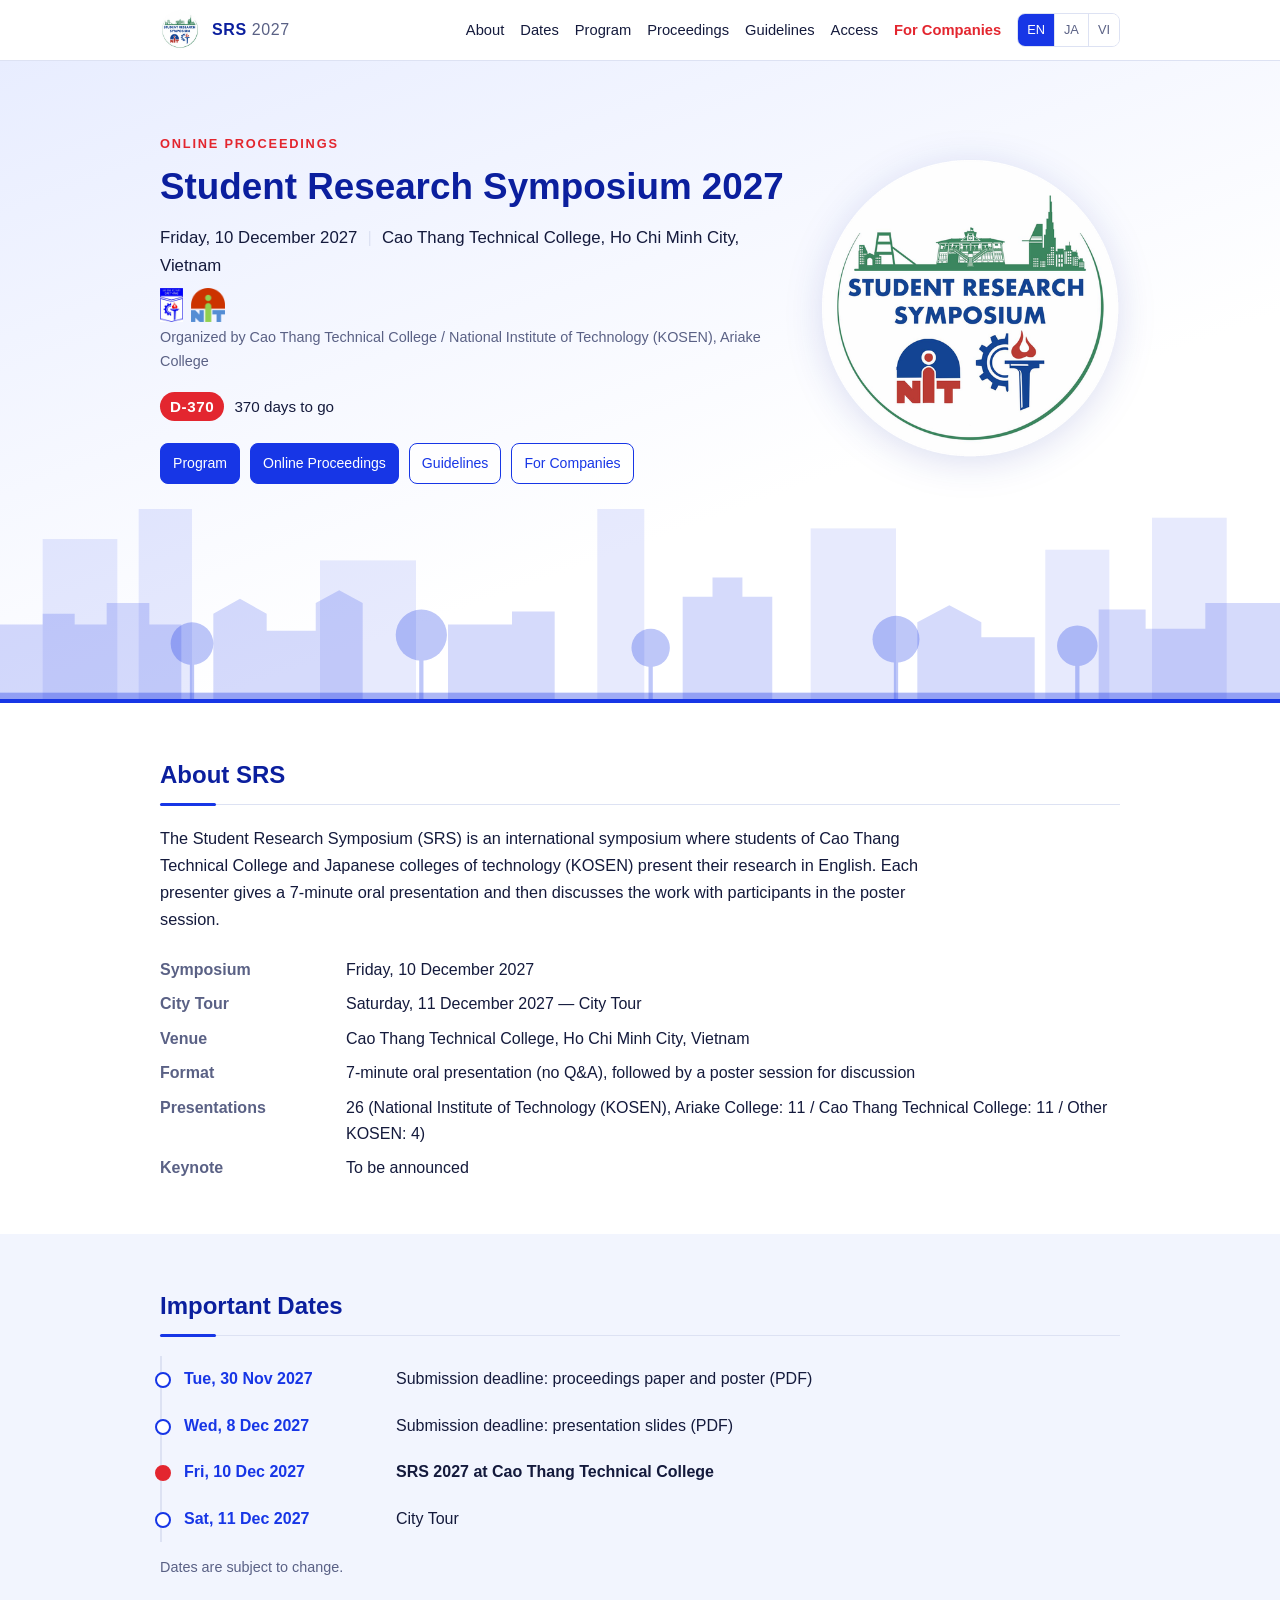
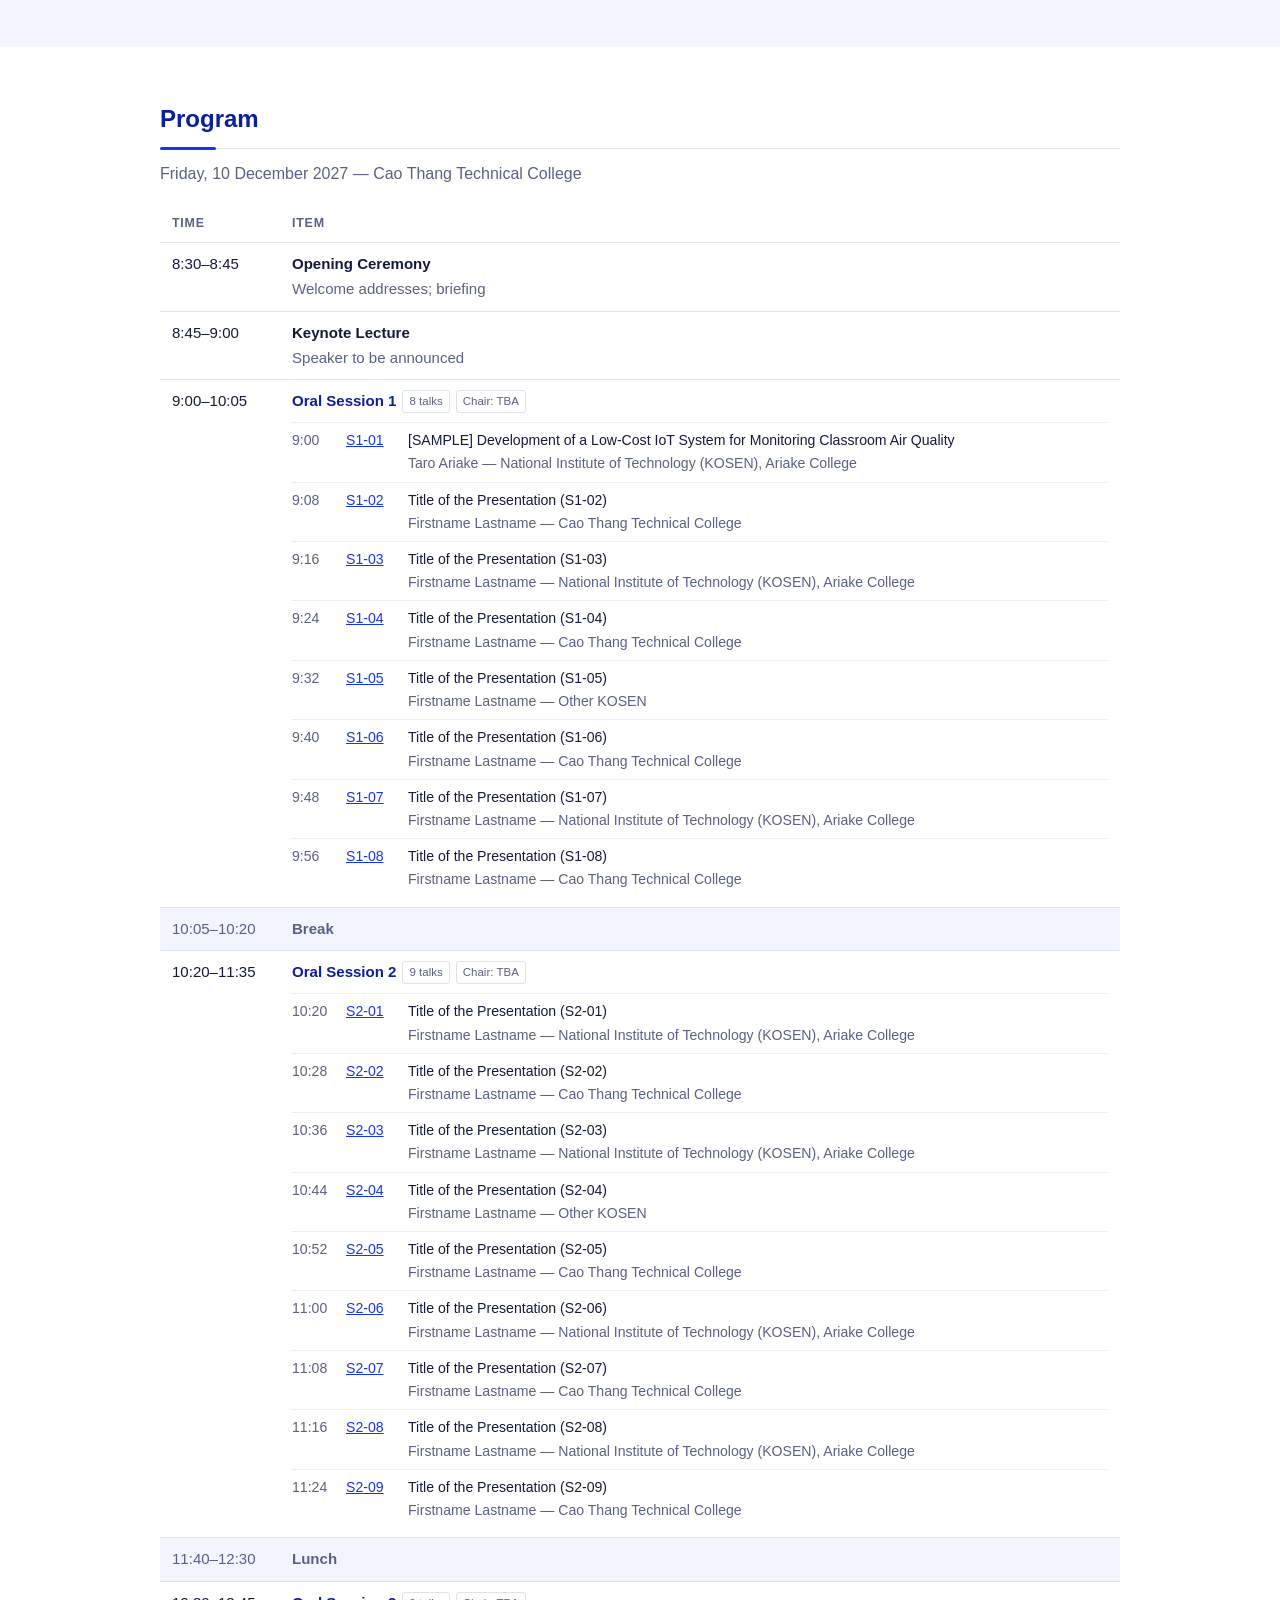
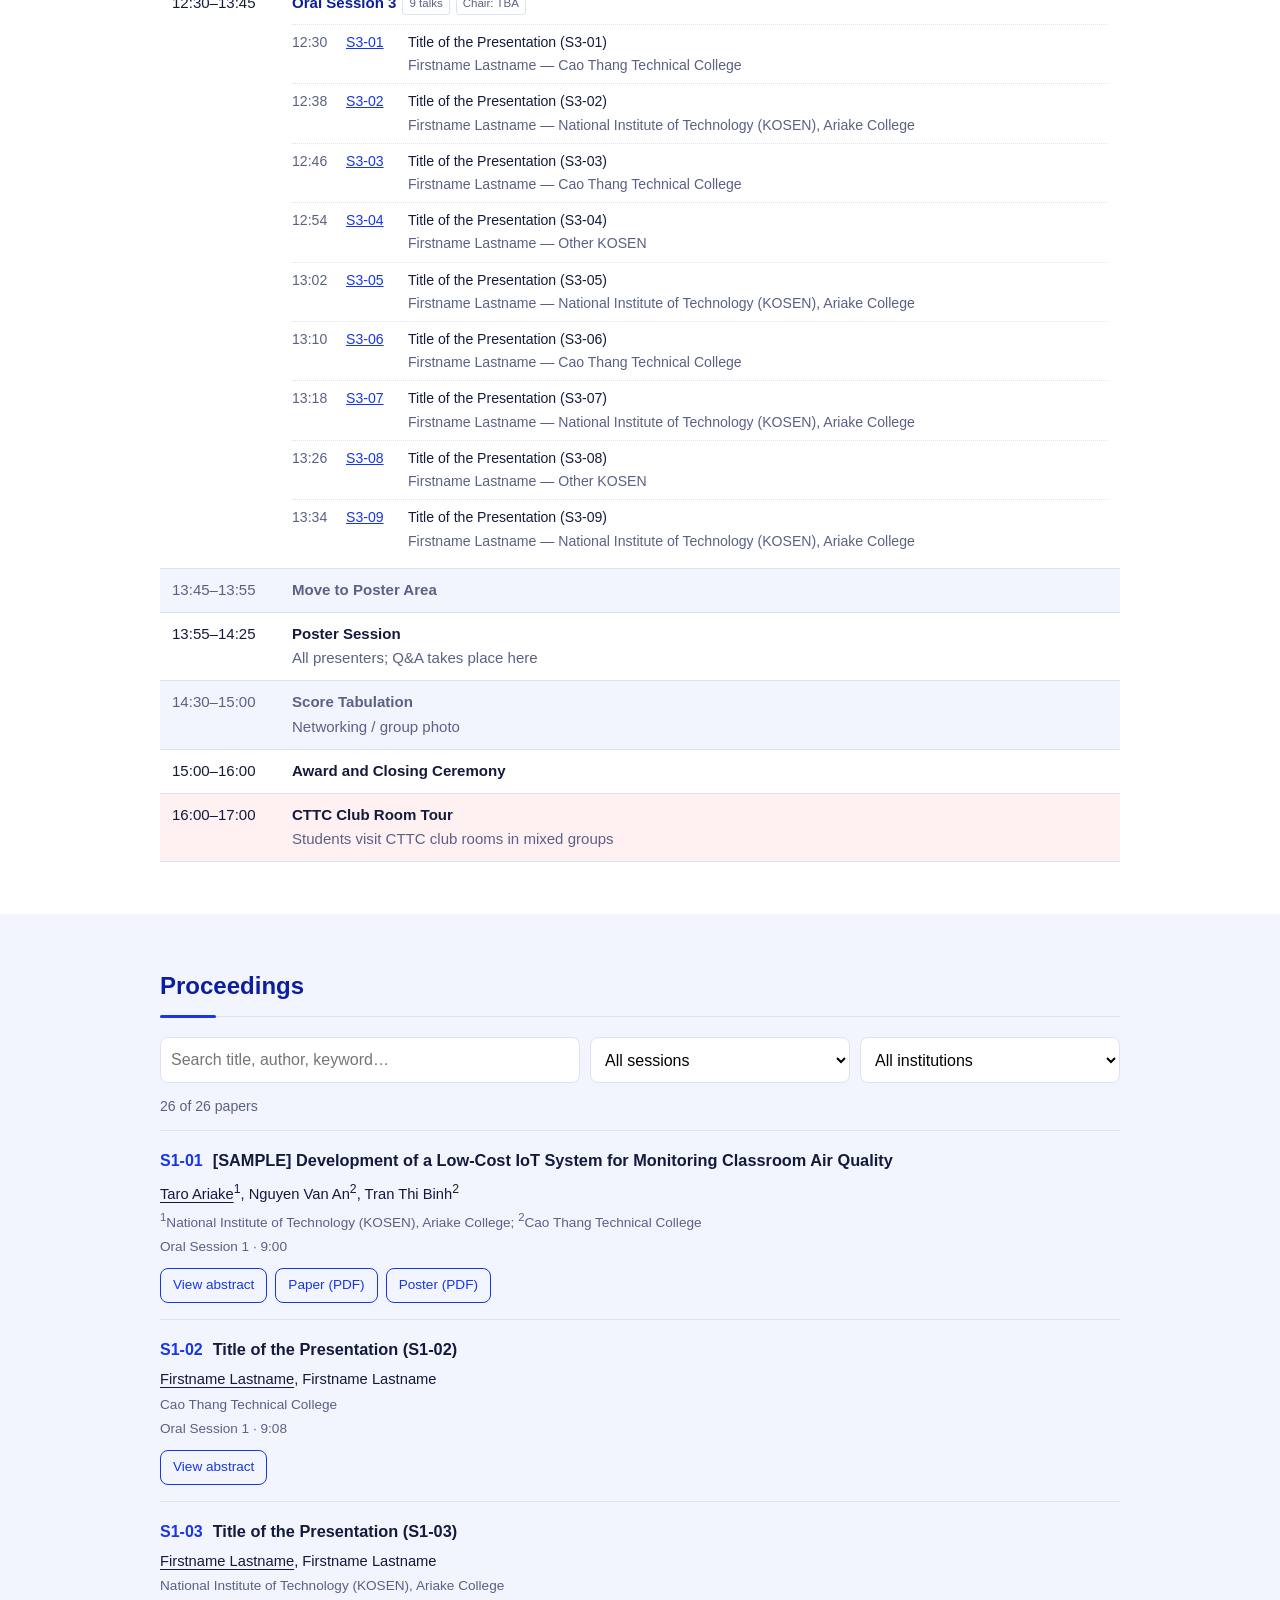
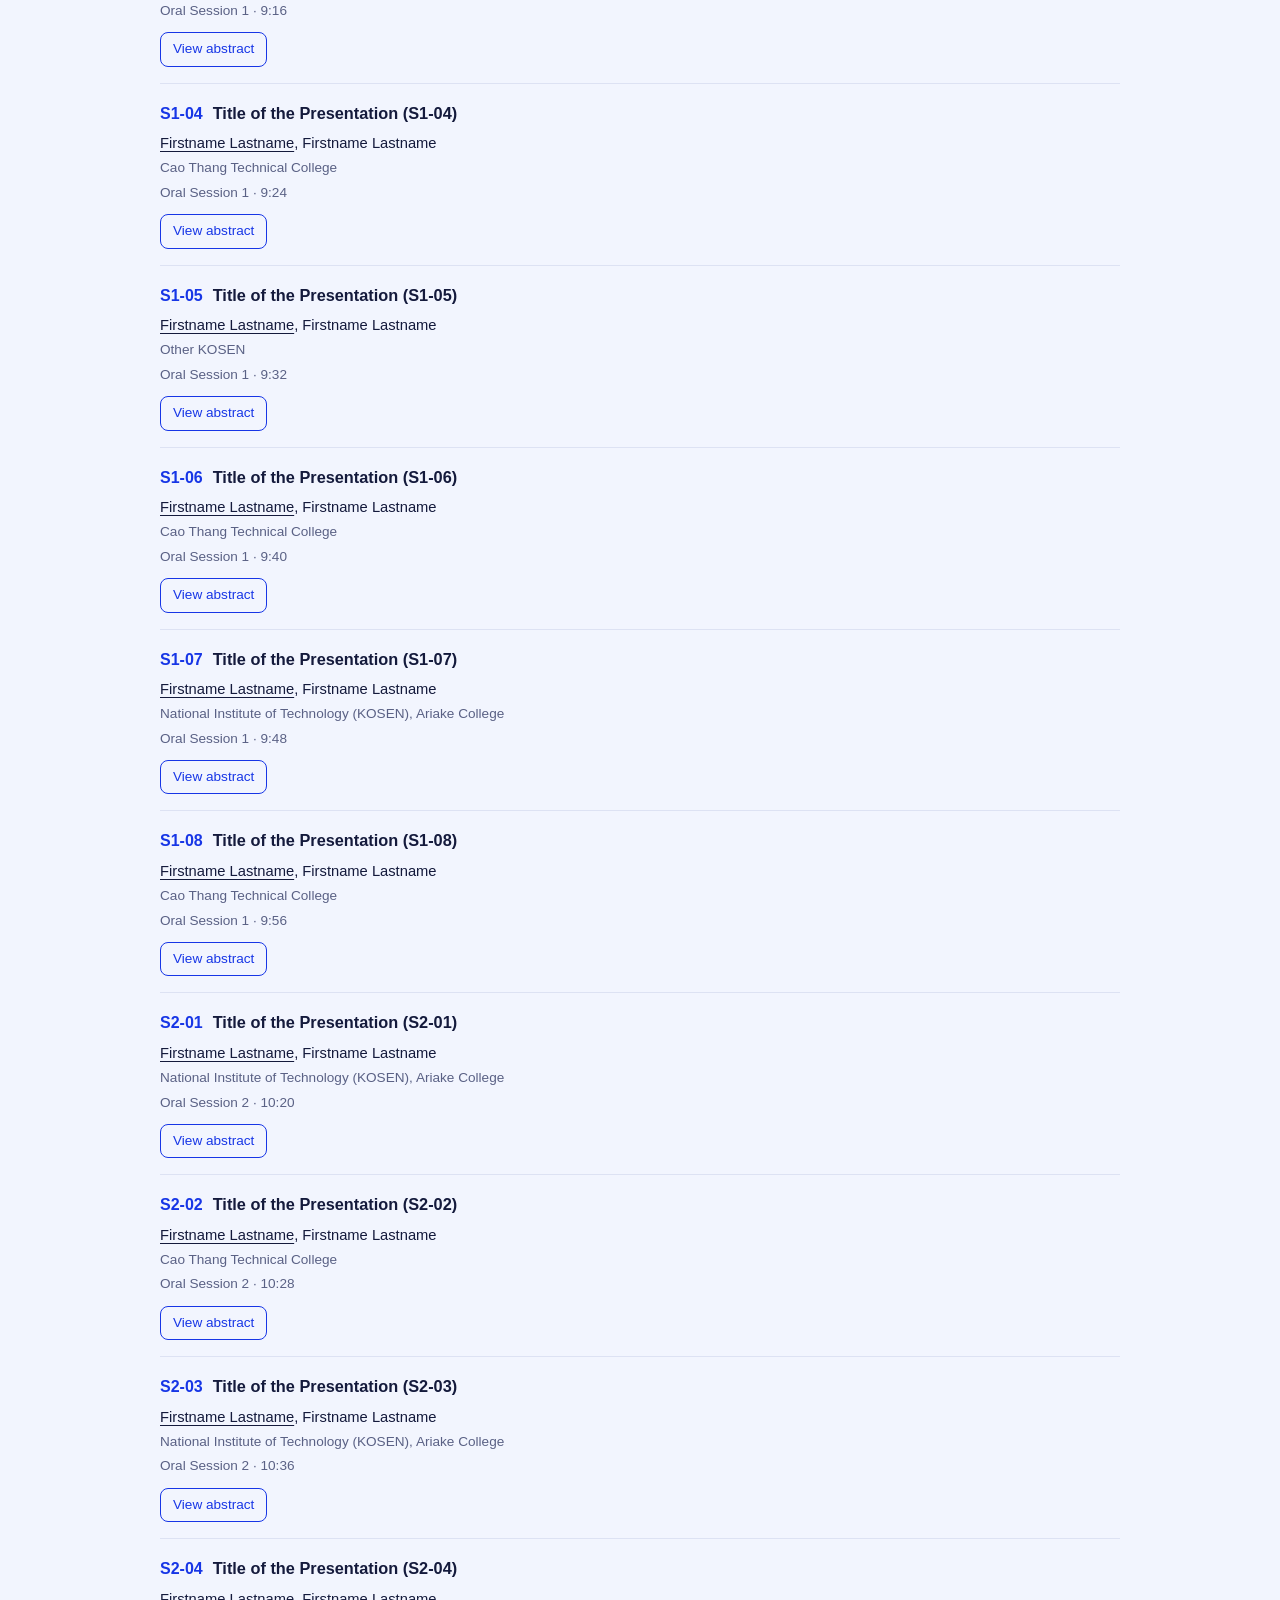
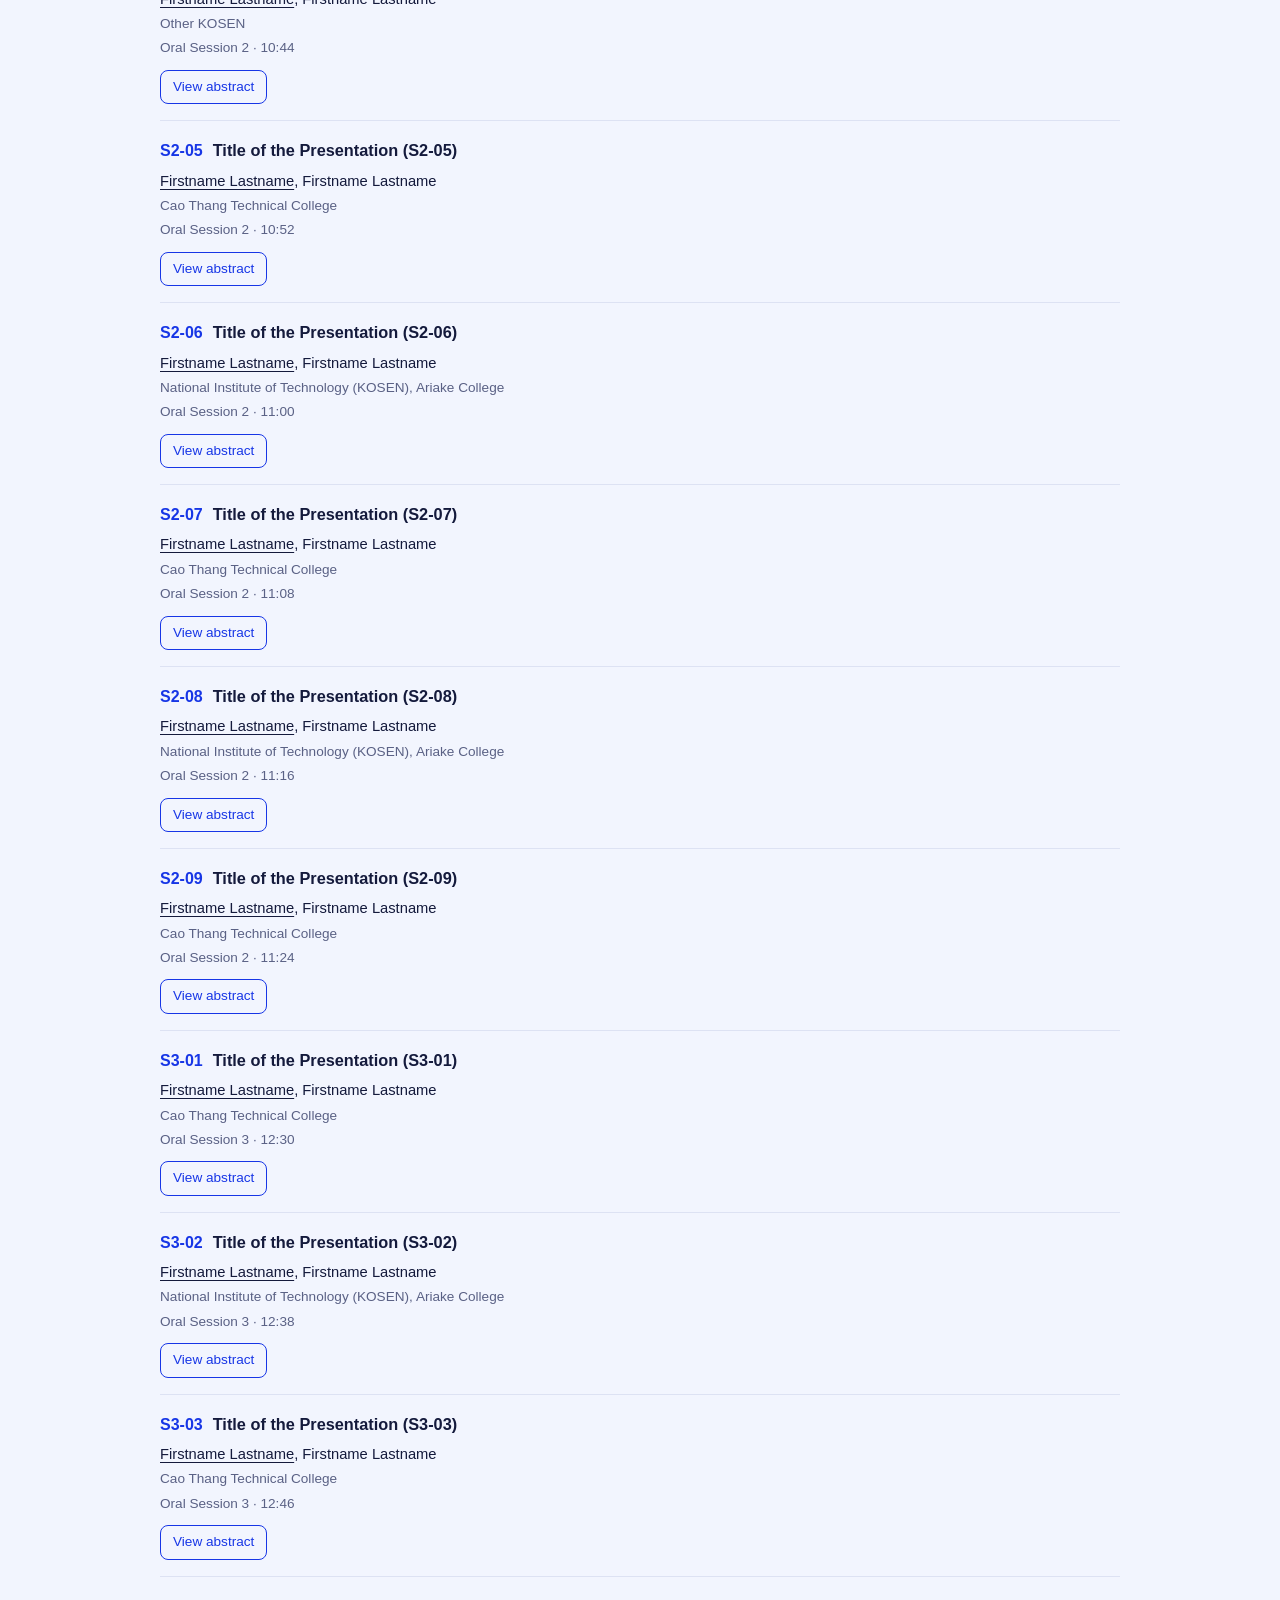
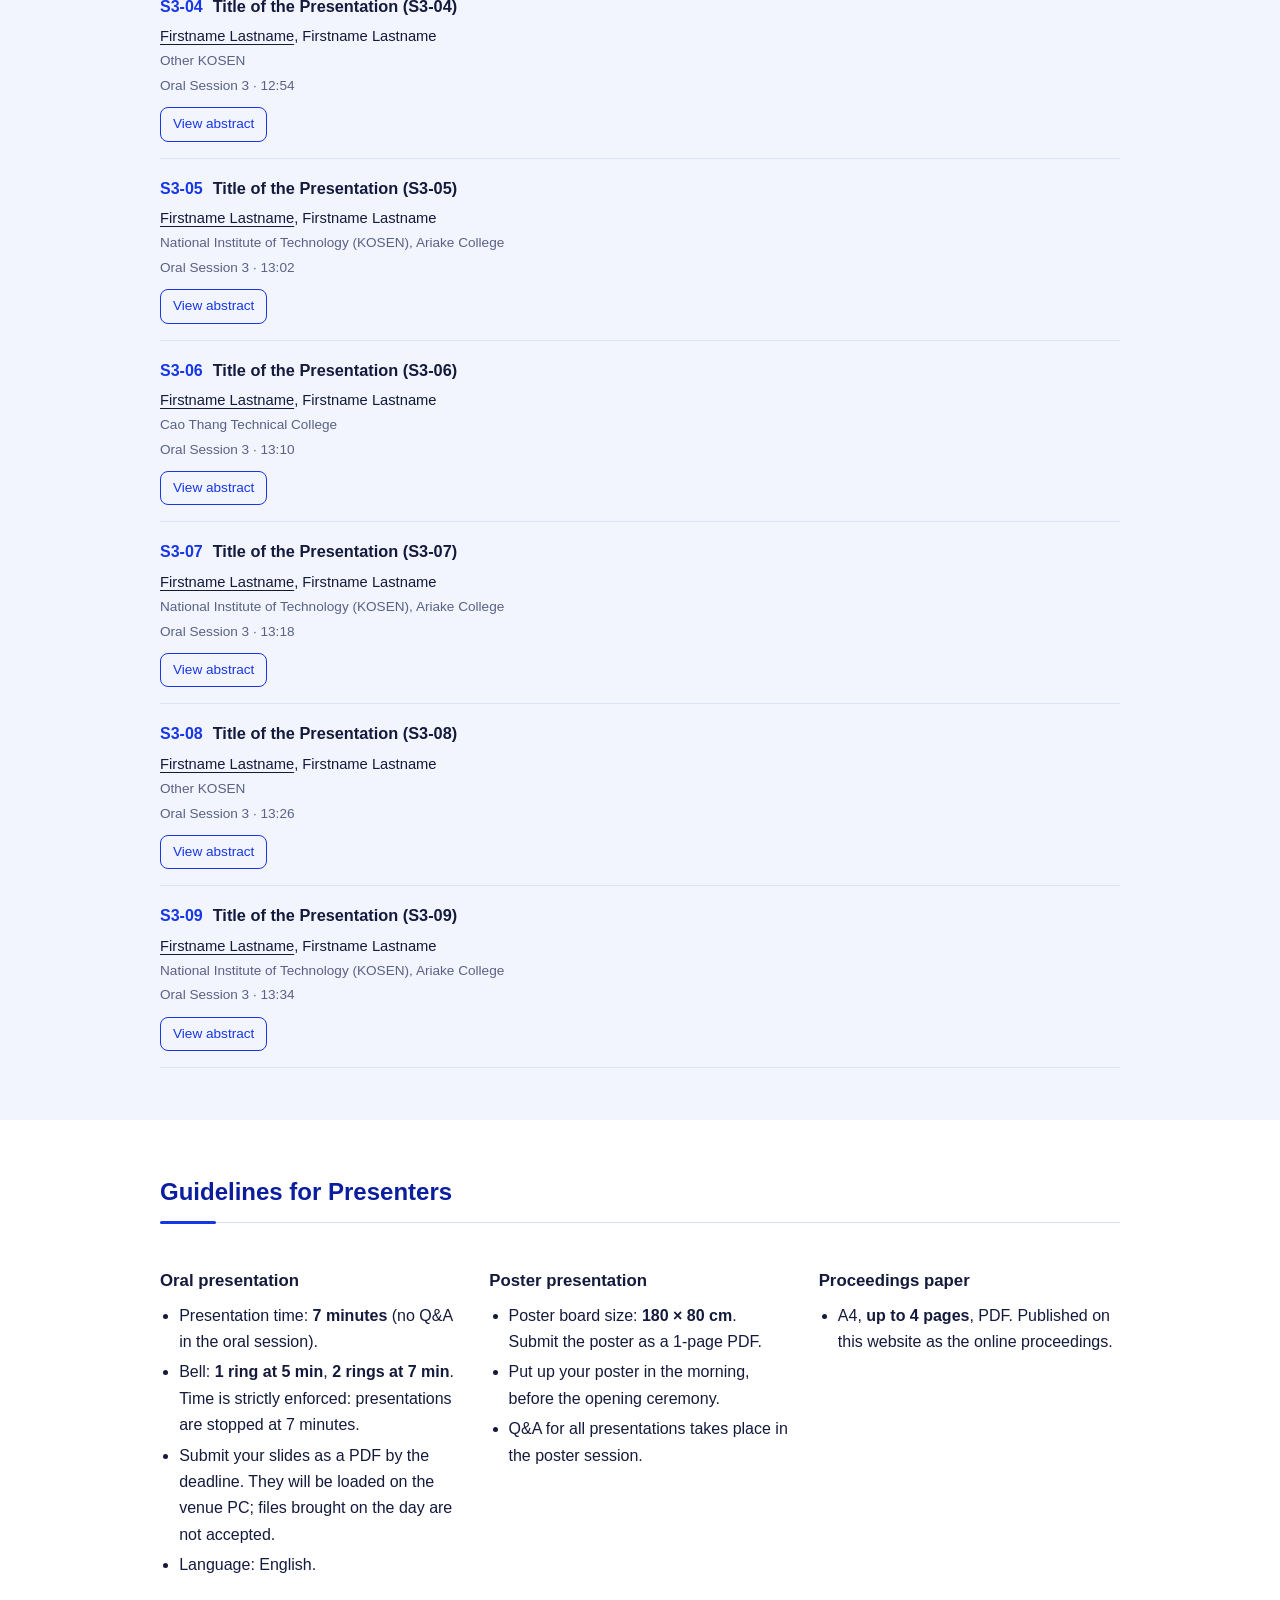
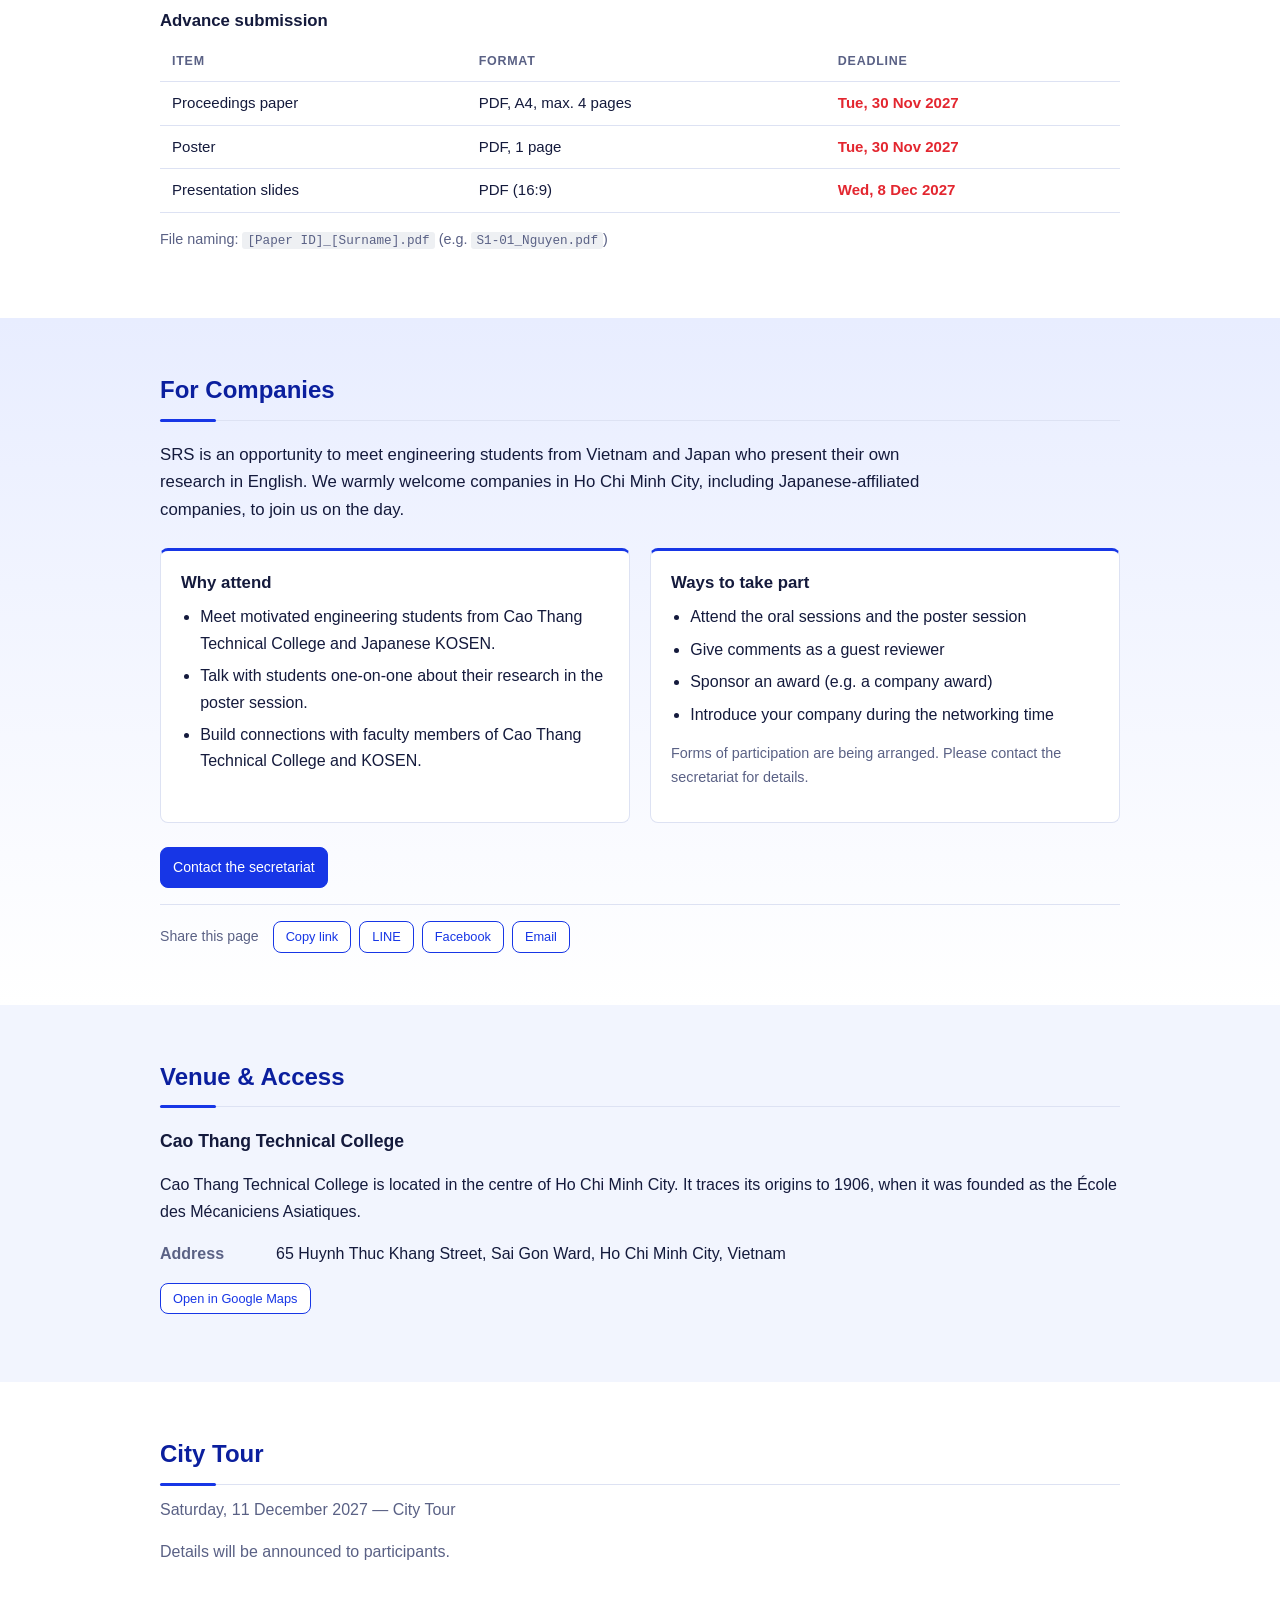
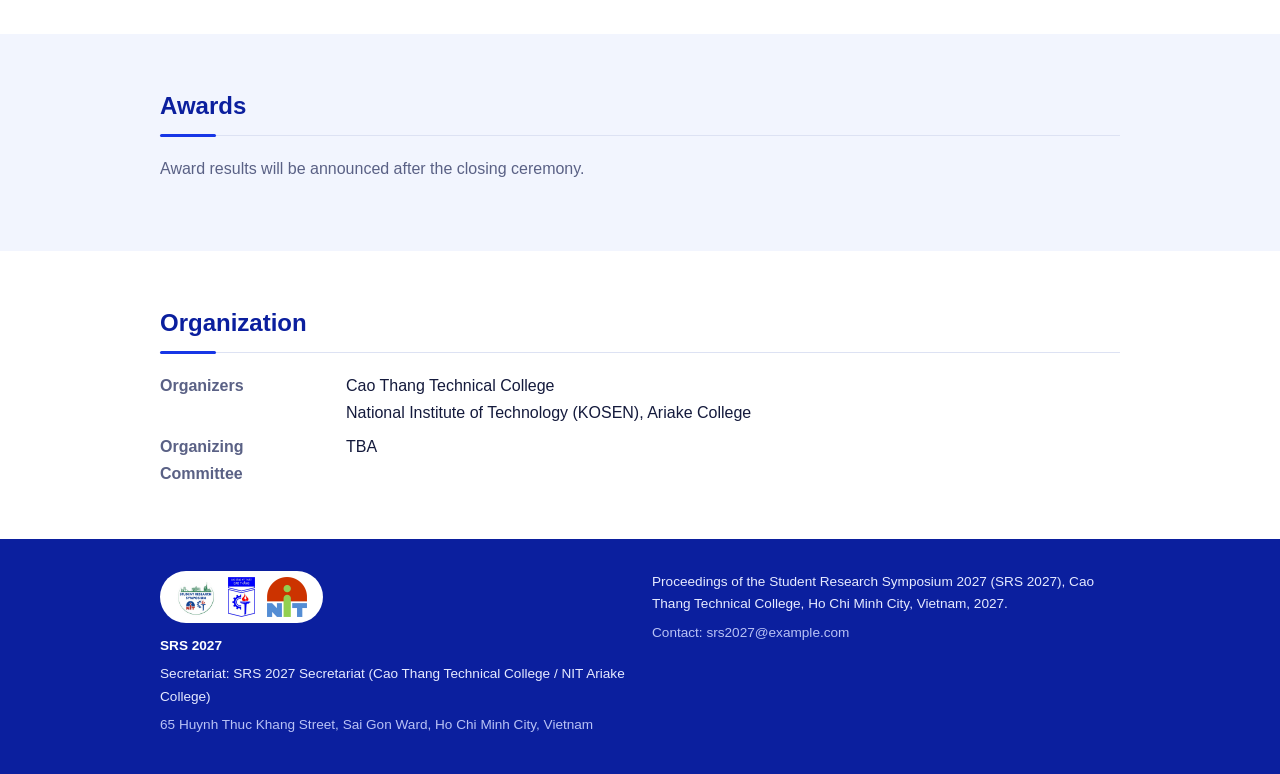
<file: index.html>
<!DOCTYPE html>
<html lang="en">
<head>
<meta charset="utf-8">
<meta name="viewport" content="width=device-width, initial-scale=1">
<title>SRS 2027 — Student Research Symposium, Ho Chi Minh City</title>
<meta name="description" content="Student Research Symposium 2027 (SRS 2027), 10 December 2027, Cao Thang Technical College, Ho Chi Minh City. Students of Cao Thang Technical College and Japanese KOSEN present their research in English.">
<!-- 共有時のプレビュー（OGP）。公開URLが決まったら USERNAME の部分を書き換えてください -->
<meta property="og:type" content="website">
<meta property="og:site_name" content="SRS 2027">
<meta property="og:title" content="SRS 2027 — Student Research Symposium | 10 Dec 2027, Ho Chi Minh City">
<meta property="og:description" content="Students of Cao Thang Technical College and Japanese KOSEN present their research in English. カオタン技術短期大学と日本の高専の学生による研究発表会。">
<meta property="og:url" content="https://makiko-takagi.github.io/srs2027/">
<meta property="og:image" content="https://makiko-takagi.github.io/srs2027/assets/og-image.png">
<meta property="og:image:width" content="1200">
<meta property="og:image:height" content="630">
<meta property="og:locale" content="en_US">
<meta property="og:locale:alternate" content="ja_JP">
<meta property="og:locale:alternate" content="vi_VN">
<meta name="twitter:card" content="summary_large_image">
<link rel="icon" href="assets/favicon.png" type="image/png">
<link rel="stylesheet" href="assets/style.css">
</head>
<body>

<header class="site-header">
  <div class="wrap header-inner">
    <a class="brand" href="#top">
      <img class="logo-srs" src="assets/logo-srs-128.png" alt="SRS logo" width="40" height="40">
      <span class="brand-text"><span class="brand-mark">SRS</span><span class="brand-year">2027</span></span>
    </a>
    <div class="header-right">
      <nav class="nav" id="nav">
        <a href="#about" data-i18n="nav.about"></a>
        <a href="#dates" data-i18n="nav.dates"></a>
        <a href="#program" data-i18n="nav.program"></a>
        <a href="#proceedings" data-i18n="nav.proceedings"></a>
        <a href="#guidelines" data-i18n="nav.guidelines"></a>
        <a href="#access" data-i18n="nav.access"></a>
        <a href="#companies" data-i18n="nav.companies" class="nav-em"></a>
      </nav>
      <div class="lang" id="lang-switch" role="group" aria-label="Language"></div>
      <button class="menu-btn" id="menu-btn" aria-controls="nav" aria-expanded="false">
        <span class="bar"></span><span class="bar"></span><span class="bar"></span>
        <span class="sr" data-i18n="nav.menu"></span>
      </button>
    </div>
  </div>
</header>

<main id="top">

  <section class="hero">
    <div class="hero-city" aria-hidden="true"></div>
    <div class="wrap hero-grid">
      <div class="hero-text">
      <p class="eyebrow" data-i18n="hero.eyebrow"></p>
      <h1 id="ev-name"></h1>
      <p class="hero-meta"><span id="ev-date"></span><span class="sep" aria-hidden="true">|</span><span id="ev-venue"></span></p>
      <p class="hero-org"><span class="org-logos"><img src="assets/logo-cttc.png" alt="" height="34"><img src="assets/logo-nit.png" alt="" height="30"></span><span id="ev-org"></span></p>
      <p class="countdown" id="countdown"></p>
      <div class="cta">
        <a class="btn" href="#program" data-i18n="hero.ctaProgram"></a>
        <a class="btn" href="#proceedings" data-i18n="hero.ctaProc"></a>
        <a class="btn ghost" href="#guidelines" data-i18n="hero.ctaGuide"></a>
        <a class="btn ghost" href="#companies" data-i18n="hero.ctaCompanies"></a>
      </div>
      </div>
      <!-- 大会ロゴ（仮置き）：差し替えは assets/logo-srs.png を同名で置き換え -->
      <img class="hero-logo" src="assets/logo-srs.png" alt="Student Research Symposium logo" width="480" height="480">
    </div>
  </section>

  <section id="about" class="block">
    <div class="wrap">
      <h2 data-i18n="ab.title"></h2>
      <p class="about-text" id="about-text"></p>
      <dl class="facts">
        <dt data-i18n="ov.symposium"></dt><dd id="f-date"></dd>
        <dt data-i18n="ov.tour"></dt><dd id="f-tour"></dd>
        <dt data-i18n="ov.venue"></dt><dd id="f-venue"></dd>
        <dt data-i18n="ov.format"></dt><dd data-i18n="ov.formatText"></dd>
        <dt data-i18n="ov.presentations"></dt><dd id="f-count"></dd>
        <dt data-i18n="ov.keynote"></dt><dd id="f-keynote"></dd>
      </dl>
    </div>
  </section>

  <section id="dates" class="block alt">
    <div class="wrap">
      <h2 data-i18n="dt.title"></h2>
      <ol class="timeline" id="date-list"></ol>
      <p class="note" data-i18n="dt.note"></p>
    </div>
  </section>

  <section id="program" class="block">
    <div class="wrap">
      <h2 data-i18n="pg.title"></h2>
      <p class="lead" id="pg-date"></p>
      <div id="program-table"></div>
    </div>
  </section>

  <section id="proceedings" class="block alt">
    <div class="wrap">
      <h2 data-i18n="pr.title"></h2>
      <div class="filters">
        <input id="q" type="search" data-i18n-ph="pr.search" aria-label="Search">
        <select id="f-session" aria-label="Session"></select>
        <select id="f-inst" aria-label="Institution"></select>
      </div>
      <p class="count" id="result-count"></p>
      <ol class="papers" id="paper-list"></ol>
    </div>
  </section>

  <section id="guidelines" class="block">
    <div class="wrap">
      <h2 data-i18n="gl.title"></h2>
      <div class="cols">
        <div>
          <h3 data-i18n="gl.oral"></h3>
          <ul>
            <li data-i18n-html="gl.oral1"></li>
            <li data-i18n-html="gl.oral2"></li>
            <li data-i18n-html="gl.oral3"></li>
            <li data-i18n-html="gl.oral4"></li>
          </ul>
        </div>
        <div>
          <h3 data-i18n="gl.poster"></h3>
          <ul>
            <li data-i18n-html="gl.poster1"></li>
            <li data-i18n-html="gl.poster2"></li>
            <li data-i18n-html="gl.poster3"></li>
          </ul>
        </div>
        <div>
          <h3 data-i18n="gl.proc"></h3>
          <ul>
            <li data-i18n-html="gl.proc1"></li>
          </ul>
        </div>
      </div>
      <h3 data-i18n="gl.sub"></h3>
      <table class="simple stack">
        <thead><tr><th data-i18n="gl.item"></th><th data-i18n="gl.format"></th><th data-i18n="gl.deadline"></th></tr></thead>
        <tbody id="sub-rows"></tbody>
      </table>
      <p class="note" data-i18n-html="gl.naming"></p>
    </div>
  </section>

  <section id="companies" class="block companies">
    <div class="wrap">
      <h2 data-i18n="co.title"></h2>
      <p class="co-lead" id="co-lead"></p>
      <div class="co-grid">
        <div class="co-card">
          <h3 data-i18n="co.why"></h3>
          <ul id="co-why"></ul>
        </div>
        <div class="co-card">
          <h3 data-i18n="co.ways"></h3>
          <ul id="co-ways"></ul>
          <p class="note" id="co-ways-note"></p>
        </div>
      </div>
      <div class="co-actions">
        <a class="btn" id="co-mail" data-i18n="co.contact"></a>
      </div>
      <div class="share">
        <span class="share-label" data-i18n="co.share"></span>
        <div class="share-btns" id="share-btns"></div>
      </div>
    </div>
  </section>

  <section id="access" class="block alt">
    <div class="wrap">
      <h2 data-i18n="ac.title"></h2>
      <div class="access">
        <div>
          <p class="venue-name" id="ac-venue"></p>
          <p id="ac-info"></p>
          <dl class="facts small-facts">
            <dt data-i18n="ac.address"></dt><dd id="ac-address"></dd>
          </dl>
          <p><a class="btn small" id="ac-map" target="_blank" rel="noopener" data-i18n="ac.map"></a></p>
        </div>
      </div>
    </div>
  </section>

  <section id="tour" class="block">
    <div class="wrap">
      <h2 data-i18n="ct.title"></h2>
      <p class="lead" id="ct-date"></p>
      <div id="ct-body"></div>
    </div>
  </section>

  <section id="awards" class="block alt">
    <div class="wrap">
      <h2 data-i18n="aw.title"></h2>
      <div id="award-list"></div>
    </div>
  </section>

  <section id="gallery" class="block" hidden>
    <div class="wrap">
      <h2 data-i18n="ga.title"></h2>
      <div class="gallery" id="gallery-grid"></div>
    </div>
  </section>

  <section id="organization" class="block">
    <div class="wrap">
      <h2 data-i18n="or.title"></h2>
      <dl class="facts" id="org-list"></dl>
      <div id="partners-wrap" hidden>
        <h3 data-i18n="pt.title"></h3>
        <div class="partners" id="partners"></div>
      </div>
    </div>
  </section>

</main>

<footer class="site-footer">
  <div class="wrap footer-grid">
    <div>
      <div class="ft-logos">
        <img src="assets/logo-srs-128.png" alt="SRS logo" height="48">
        <img src="assets/logo-cttc.png" alt="Cao Thang Technical College" height="48">
        <img src="assets/logo-nit.png" alt="National Institute of Technology (KOSEN)" height="48">
      </div>
      <p class="ft-brand">SRS 2027</p>
      <p id="ft-sec"></p>
      <p id="ft-addr" class="muted"></p>
    </div>
    <div>
      <p id="ft-cite"></p>
      <p id="ft-meta" class="muted"></p>
    </div>
  </div>
</footer>

<script src="data/srs-data.js"></script>
<script src="assets/i18n.js"></script>
<script src="assets/common.js"></script>
<script src="assets/app.js"></script>
</body>
</html>
</file>
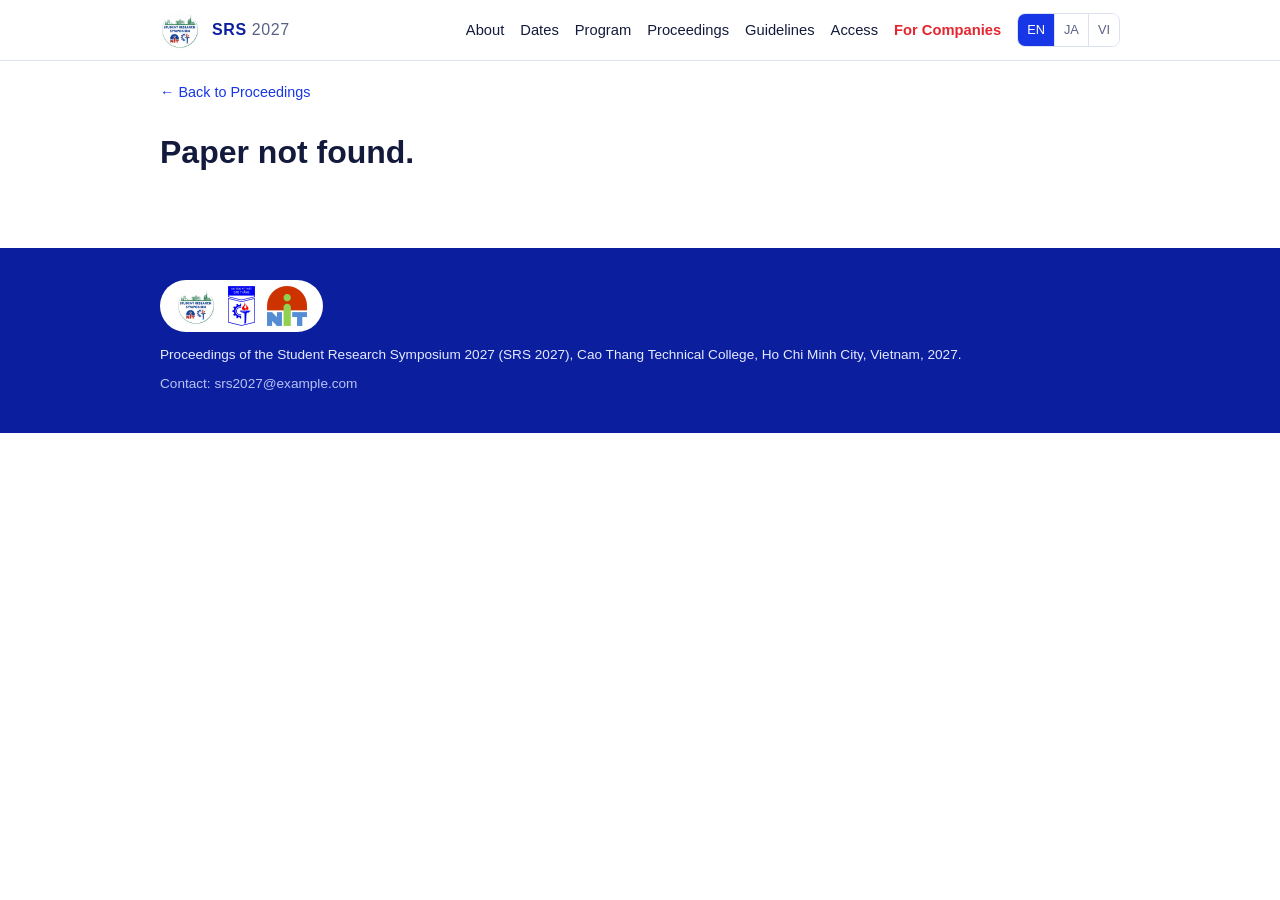
<file: paper.html>
<!DOCTYPE html>
<html lang="en">
<head>
<meta charset="utf-8">
<meta name="viewport" content="width=device-width, initial-scale=1">
<title>SRS 2027 — Abstract</title>
<meta property="og:type" content="article">
<meta property="og:site_name" content="SRS 2027">
<meta property="og:image" content="https://makiko-takagi.github.io/srs2027/assets/og-image.png">
<meta name="twitter:card" content="summary_large_image">
<link rel="icon" href="assets/favicon.png" type="image/png">
<link rel="stylesheet" href="assets/style.css">
</head>
<body class="paper-page">

<header class="site-header">
  <div class="wrap header-inner">
    <a class="brand" data-href-lang="index.html">
      <img class="logo-srs" src="assets/logo-srs-128.png" alt="SRS logo" width="40" height="40">
      <span class="brand-text"><span class="brand-mark">SRS</span><span class="brand-year">2027</span></span>
    </a>
    <div class="header-right">
      <nav class="nav" id="nav">
        <a data-href-lang="index.html#about" data-i18n="nav.about"></a>
        <a data-href-lang="index.html#dates" data-i18n="nav.dates"></a>
        <a data-href-lang="index.html#program" data-i18n="nav.program"></a>
        <a data-href-lang="index.html#proceedings" data-i18n="nav.proceedings"></a>
        <a data-href-lang="index.html#guidelines" data-i18n="nav.guidelines"></a>
        <a data-href-lang="index.html#access" data-i18n="nav.access"></a>
        <a data-href-lang="index.html#companies" data-i18n="nav.companies" class="nav-em"></a>
      </nav>
      <div class="lang" id="lang-switch" role="group" aria-label="Language"></div>
      <button class="menu-btn" id="menu-btn" aria-controls="nav" aria-expanded="false">
        <span class="bar"></span><span class="bar"></span><span class="bar"></span>
        <span class="sr" data-i18n="nav.menu"></span>
      </button>
    </div>
  </div>
</header>

<main class="wrap article" id="article">
  <!-- paper.js が paper.html?id=S1-01 の id に合わせて中身を描画します -->
</main>

<footer class="site-footer">
  <div class="wrap">
    <div class="ft-logos">
      <img src="assets/logo-srs-128.png" alt="SRS logo" height="48">
      <img src="assets/logo-cttc.png" alt="Cao Thang Technical College" height="48">
      <img src="assets/logo-nit.png" alt="National Institute of Technology (KOSEN)" height="48">
    </div>
    <p id="ft-cite"></p>
    <p id="ft-meta" class="muted"></p>
  </div>
</footer>

<script src="data/srs-data.js"></script>
<script src="assets/i18n.js"></script>
<script src="assets/common.js"></script>
<script src="assets/paper.js"></script>
</body>
</html>
</file>
<file: assets/style.css>
/* SRS 2027 Online Proceedings — style
   色は :root の変数だけ変えれば全体に反映されます */
:root{
  /* カオタンの青を基調にした配色 */
  --ink:#141a3c;
  --muted:#5a6185;
  --line:#dde2f3;
  --bg:#ffffff;
  --bg-alt:#f2f5fe;
  --accent:#1736e6;      /* メイン：カオタンの青（画面用に少しだけ落とした値） */
  --accent-dark:#0b1f9e; /* 濃い青：見出し・フッター */
  --accent-soft:#e8edff; /* 薄い青：背景 */
  --accent-2:#e3262f;    /* 差し色：トーチの赤 */
  --accent-3:#2f8a5c;    /* 補助：大会ロゴの緑 */
  --radius:8px;
  --header-h:60px;
  --font:"Inter","Helvetica Neue",Arial,"Noto Sans",sans-serif;
  --font-ja:"Hiragino Sans","Hiragino Kaku Gothic ProN","Noto Sans JP","Yu Gothic",Meiryo,sans-serif;
}
*{box-sizing:border-box}
html{scroll-behavior:smooth;scroll-padding-top:calc(var(--header-h) + 8px);-webkit-text-size-adjust:100%}
body{margin:0;font-family:var(--font);color:var(--ink);background:var(--bg);line-height:1.65;font-size:16px}
:lang(ja) body,body:lang(ja){font-family:var(--font),var(--font-ja)}
html:lang(ja) body{font-family:"Inter",var(--font-ja);line-height:1.8}
a{color:var(--accent)}
img{max-width:100%;height:auto}
.wrap{max-width:1000px;margin:0 auto;padding:0 20px}
.sr{position:absolute;width:1px;height:1px;overflow:hidden;clip:rect(0 0 0 0)}

/* ---------- header ---------- */
.site-header{position:sticky;top:0;z-index:20;background:rgba(255,255,255,.97);border-bottom:1px solid var(--line);backdrop-filter:blur(4px)}
.header-inner{display:flex;align-items:center;justify-content:space-between;height:var(--header-h);gap:12px}
.brand{display:flex;align-items:center;gap:6px;text-decoration:none;color:var(--ink);font-weight:700;letter-spacing:.04em;white-space:nowrap}
.logo-slot{display:inline-flex;align-items:center;justify-content:center;width:38px;height:38px;border:1px dashed var(--line);border-radius:50%;font-size:.55rem;line-height:1.1;text-align:center;color:var(--muted);font-weight:600;letter-spacing:0}
.logo{height:38px;width:auto}
.logo-srs{width:40px;height:40px;display:block}
.brand-text{margin-left:6px}
.brand-mark{color:var(--accent-dark)}
.brand-year{margin-left:.3em;color:var(--muted);font-weight:500}
.header-right{display:flex;align-items:center;gap:16px}
.nav{display:flex;gap:16px}
.nav a{text-decoration:none;color:var(--ink);font-size:.92rem;white-space:nowrap}
.nav a:hover{color:var(--accent)}

.lang{display:flex;border:1px solid var(--line);border-radius:var(--radius);overflow:hidden}
.lang button{font:inherit;font-size:.8rem;border:0;background:#fff;color:var(--muted);padding:5px 9px;cursor:pointer;border-left:1px solid var(--line)}
.lang button:first-child{border-left:0}
.lang button[aria-pressed="true"]{background:var(--accent);color:#fff}
.lang .full{display:none}
.lang button{white-space:nowrap}
.nav,.nav a{flex-wrap:nowrap}

.menu-btn{display:none;width:40px;height:40px;border:1px solid var(--line);border-radius:var(--radius);background:#fff;cursor:pointer;padding:0;flex-direction:column;align-items:center;justify-content:center;gap:4px}
.menu-btn .bar{display:block;width:18px;height:2px;background:var(--ink);transition:transform .2s,opacity .2s}
.menu-btn[aria-expanded="true"] .bar:nth-child(1){transform:translateY(6px) rotate(45deg)}
.menu-btn[aria-expanded="true"] .bar:nth-child(2){opacity:0}
.menu-btn[aria-expanded="true"] .bar:nth-child(3){transform:translateY(-6px) rotate(-45deg)}

/* ---------- hero ---------- */
.hero{position:relative;overflow:hidden;background:linear-gradient(160deg,var(--accent-soft) 0%,#fff 65%);padding:clamp(36px,8vw,72px) 0 clamp(120px,19vw,215px);border-bottom:4px solid var(--accent)}
.hero .wrap{position:relative;z-index:1}
.hero-grid{display:grid;grid-template-columns:minmax(0,1fr) auto;gap:32px;align-items:center}
.hero-logo{width:clamp(180px,24vw,300px);height:auto;filter:drop-shadow(0 6px 18px rgba(11,31,158,.15))}
.hero h1{color:var(--accent-dark)}
.org-logos{display:inline-flex;gap:8px;align-items:center;margin-right:10px;vertical-align:middle}
.org-logos img{display:block;width:auto;height:34px}
.hero-org{display:flex;align-items:center;flex-wrap:wrap;gap:4px}
.hero-city{position:absolute;left:0;right:0;bottom:0;height:clamp(90px,16vw,190px);background:url(cityscape.svg) center bottom / cover no-repeat;pointer-events:none}
.eyebrow{margin:0;text-transform:uppercase;letter-spacing:.14em;font-size:.8rem;color:var(--accent-2);font-weight:600}
.hero h1{margin:.25em 0 .35em;font-size:clamp(1.5rem,4.5vw,2.3rem);line-height:1.3}
.hero-meta{margin:0;font-size:clamp(.95rem,2.4vw,1.05rem)}
.sep{margin:0 .6em;color:var(--line)}
.hero-org{margin:.6em 0 0;color:var(--muted);font-size:.9rem}

/* ---------- blocks ---------- */
.block{padding:clamp(32px,6vw,52px) 0}
.block.alt{background:var(--bg-alt)}
h2{position:relative;font-size:clamp(1.25rem,3vw,1.5rem);margin:0 0 20px;padding-bottom:10px;border-bottom:1px solid var(--line);color:var(--accent-dark)}
h2::after{content:"";position:absolute;left:0;bottom:-2px;width:56px;height:3px;background:var(--accent);border-radius:2px}
h3{font-size:1.05rem;margin:24px 0 8px}
.lead{margin-top:-8px;color:var(--muted)}
.muted{color:var(--muted)}
.note{font-size:.9rem;color:var(--muted)}
.todo{color:var(--accent-2)}
code{background:#eef0f3;padding:1px 5px;border-radius:3px;font-size:.88em;word-break:break-all}

.facts{display:grid;grid-template-columns:170px 1fr;gap:8px 16px;margin:0}
.facts dt{font-weight:600;color:var(--muted)}
.facts dd{margin:0}
.cols{display:grid;grid-template-columns:repeat(3,1fr);gap:28px}
.cols ul{padding-left:1.2em;margin:0}
.cols li{margin-bottom:4px}

/* ---------- tables ---------- */
table{width:100%;border-collapse:collapse;background:#fff}
th,td{text-align:left;padding:9px 12px;border-bottom:1px solid var(--line);vertical-align:top;font-size:.94rem}
th{font-size:.78rem;text-transform:uppercase;letter-spacing:.06em;color:var(--muted);font-weight:600}
.prog td.time{white-space:nowrap;width:120px;font-variant-numeric:tabular-nums}
.prog tr.break td{color:var(--muted);background:var(--bg-alt)}
.prog .stitle{font-weight:700;color:var(--accent-dark)}
.tag{display:inline-block;font-size:.72rem;padding:1px 6px;border-radius:3px;border:1px solid var(--line);color:var(--muted);margin-left:6px;vertical-align:1px;white-space:nowrap}
.slots{list-style:none;margin:8px 0 0;padding:0}
.slots li{display:grid;grid-template-columns:48px 56px 1fr;gap:6px;padding:6px 0;border-top:1px dotted var(--line);font-size:.88rem}
.slots .t{color:var(--muted);font-variant-numeric:tabular-nums}
.slots .id{font-variant-numeric:tabular-nums}

/* ---------- proceedings ---------- */
.filters{display:flex;gap:10px;flex-wrap:wrap}
.filters input,.filters select{font:inherit;font-size:16px;padding:9px 10px;border:1px solid var(--line);border-radius:var(--radius);background:#fff;min-width:0}
.filters input{flex:2 1 260px}
.filters select{flex:1 1 180px}
.count{font-size:.88rem;color:var(--muted);margin:12px 0}
.papers{list-style:none;padding:0;margin:0}
.paper{border-top:1px solid var(--line);padding:16px 0}
.paper:last-child{border-bottom:1px solid var(--line)}
.phead{display:flex;gap:10px;align-items:baseline}
.pid{flex:none;font-variant-numeric:tabular-nums;font-weight:600;color:var(--accent)}
.ptitle{font-weight:600;font-size:1.02rem}
.pauth{margin:4px 0 0;font-size:.92rem}
.pauth .pres{text-decoration:underline;text-underline-offset:3px}
.paff,.pmeta{margin:2px 0 0;font-size:.85rem;color:var(--muted)}
.paper details{margin-top:8px}
.paper summary{cursor:pointer;font-size:.88rem;color:var(--accent);padding:4px 0}
.abs{font-size:.92rem;margin:8px 0}
.kw{font-size:.85rem;color:var(--muted)}
.cite{font-size:.82rem;background:var(--bg-alt);padding:8px 10px;border-radius:var(--radius);margin-top:8px;overflow-wrap:anywhere}
.cite-label{display:block;font-size:.72rem;text-transform:uppercase;letter-spacing:.06em;color:var(--muted);margin-bottom:2px}
.links{margin-top:10px;display:flex;flex-wrap:wrap;gap:8px}
.links a{font-size:.85rem;padding:5px 12px;border:1px solid var(--accent);border-radius:var(--radius);text-decoration:none}
.links a:hover{background:var(--accent);color:#fff}

.award-item{padding:10px 0;border-bottom:1px solid var(--line)}
.award-name{font-weight:600;color:var(--accent-2)}
.site-footer{background:var(--accent-dark);color:#e6eaff;padding:32px 0;font-size:.85rem}
.site-footer .muted{color:#b9c2f5}
.site-footer a{color:#fff}
.ft-logos{display:inline-flex;gap:12px;align-items:center;background:#fff;border-radius:999px;padding:6px 16px;margin-bottom:12px}
.ft-logos img{height:40px;width:auto}

a.plain{color:inherit;text-decoration:none}
a.plain:hover{color:var(--accent);text-decoration:underline}
a.ptitle{color:var(--ink);text-decoration:none}
a.ptitle:hover{color:var(--accent);text-decoration:underline}
.prog tr.tour td{background:#fff1f2}
td.deadline{font-weight:600;color:var(--accent-2)}
.small{font-size:.85rem}

/* ---------- hero extras ---------- */
.countdown{margin:18px 0 0;font-size:.95rem;color:var(--ink)}
.countdown .d{display:inline-block;font-weight:700;color:#fff;background:var(--accent-2);padding:2px 10px;border-radius:999px;margin-right:10px;font-variant-numeric:tabular-nums;letter-spacing:.04em}
.cta{display:flex;flex-wrap:wrap;gap:10px;margin-top:22px}
.btn.ghost{background:rgba(255,255,255,.85);color:var(--accent)}
.btn.ghost:hover{background:var(--accent);color:#fff;filter:none}
.nav-em{color:var(--accent-2)!important;font-weight:600}
.about-text{max-width:760px;margin:0 0 24px;font-size:1.02rem}

/* ---------- timeline ---------- */
.timeline{list-style:none;margin:0;padding:0;border-left:2px solid var(--line)}
.timeline li{position:relative;display:grid;grid-template-columns:200px 1fr;gap:12px;padding:10px 0 10px 22px}
.timeline li::before{content:"";position:absolute;left:-7px;top:16px;width:12px;height:12px;border-radius:50%;background:#fff;border:2px solid var(--accent)}
.timeline li.main::before{background:var(--accent-2);border-color:var(--accent-2)}
.timeline li.main .tl-label{font-weight:700}
.timeline li.past{opacity:.45}
.timeline li.past .tl-date{text-decoration:line-through}
.tl-date{font-weight:600;color:var(--accent);font-variant-numeric:tabular-nums}

/* ---------- companies ---------- */
.companies{background:linear-gradient(180deg,var(--accent-soft),#fff)}
.co-lead{max-width:780px;font-size:1.05rem;margin:0 0 24px}
.co-grid{display:grid;grid-template-columns:1fr 1fr;gap:20px}
.co-card{background:#fff;border:1px solid var(--line);border-top:3px solid var(--accent);border-radius:var(--radius);padding:18px 20px}
.co-card h3{margin-top:0}
.co-card ul{margin:0;padding-left:1.2em}
.co-card li{margin-bottom:6px}
.co-actions{margin:24px 0 8px}
.share{display:flex;flex-wrap:wrap;align-items:center;gap:10px;margin-top:16px;padding-top:16px;border-top:1px solid var(--line)}
.share-label{font-size:.88rem;color:var(--muted);margin-right:4px}
.share-btns{display:flex;flex-wrap:wrap;gap:8px}

/* ---------- access / gallery / partners / footer ---------- */
.venue-name{font-weight:700;font-size:1.1rem;margin:0 0 6px}
.small-facts{grid-template-columns:100px 1fr;margin:12px 0}
.gallery{display:grid;grid-template-columns:repeat(auto-fill,minmax(220px,1fr));gap:12px}
.gallery figure{margin:0}
.gallery img{width:100%;aspect-ratio:4/3;object-fit:cover;border-radius:var(--radius)}
.gallery figcaption{font-size:.82rem;color:var(--muted);margin-top:4px}
.partners{display:flex;flex-wrap:wrap;gap:20px;align-items:center}
.partners img{height:48px;width:auto}
.footer-grid{display:grid;grid-template-columns:1fr 1fr;gap:24px}
.ft-brand{font-weight:700;color:#fff;margin:0 0 4px}
.site-footer p{margin:0 0 6px}

/* ---------- abstract page ---------- */
.article{padding-top:20px;padding-bottom:48px}
.crumb{margin:0 0 20px;font-size:.9rem}
.crumb a{text-decoration:none}
.art-head{border-bottom:4px solid var(--accent);padding-bottom:20px;margin-bottom:28px}
.art-id{margin:0;display:flex;gap:10px;flex-wrap:wrap;align-items:baseline;font-size:.88rem}
.art-head h1{font-size:clamp(1.35rem,3.6vw,1.9rem);line-height:1.35;margin:.3em 0 .2em}
.title-en{margin:0 0 .6em;color:var(--muted);font-size:.98rem}
.art-auth{margin:.6em 0 .2em;font-size:1.02rem}
.art-auth .pres{text-decoration:underline;text-underline-offset:3px}
.art-aff{list-style:none;padding:0;margin:0 0 .4em;font-size:.88rem;color:var(--muted)}
.art-grid{display:grid;grid-template-columns:minmax(0,1fr) 300px;gap:36px;align-items:start}
.art-main,.art-side{min-width:0}
.art-main section{margin-bottom:32px}
.art-main h2{font-size:1.15rem;margin-bottom:12px}
.abs-full{margin:0 0 10px;text-align:justify}
html:lang(ja) .abs-full{text-align:left}
.chip{display:inline-block;font-size:.8rem;border:1px solid var(--line);border-radius:999px;padding:1px 10px;margin:2px 4px 2px 0;background:#fff}
.pdf-frame{border:1px solid var(--line);border-radius:var(--radius);overflow:hidden;background:var(--bg-alt)}
.pdf-frame object{display:block;width:100%;height:100%}
.pdf-frame.a4{aspect-ratio:210/297;max-height:85vh}
.pdf-frame.poster{aspect-ratio:841/1189;max-height:85vh;max-width:620px}
.pdf-fallback{padding:20px;margin:0}
.art-side{position:sticky;top:calc(var(--header-h) + 16px)}
.side-box{border:1px solid var(--line);border-radius:var(--radius);padding:16px;margin-bottom:16px;background:#fff}
.side-box h3{margin:0 0 8px;font-size:.82rem;text-transform:uppercase;letter-spacing:.06em;color:var(--muted)}
.side-box h3:not(:first-child){margin-top:18px}
.dl{display:flex;flex-direction:column;gap:8px}
.btn{display:inline-block;font:inherit;font-size:.88rem;text-align:center;padding:8px 12px;border:1px solid var(--accent);border-radius:var(--radius);background:var(--accent);color:#fff;text-decoration:none;cursor:pointer}
.btn:hover{filter:brightness(1.12)}
.btn.small{font-size:.8rem;padding:4px 12px;background:#fff;color:var(--accent)}
.btn.small:hover{background:var(--accent);color:#fff}
.btn.disabled{background:var(--bg-alt);border-color:var(--line);color:var(--muted);cursor:default}
.cite-text{font-size:.84rem;margin:0 0 8px;overflow-wrap:anywhere}
.bib{font-size:.72rem;background:var(--bg-alt);padding:10px;border-radius:var(--radius);overflow-x:auto;margin:0 0 8px;white-space:pre}
.pager{display:grid;grid-template-columns:1fr 1fr;gap:16px;border-top:1px solid var(--line);padding-top:20px;margin-top:12px}
.pager a{display:flex;flex-direction:column;gap:2px;text-decoration:none;color:var(--ink);font-size:.9rem;padding:10px;border-radius:var(--radius)}
.pager a:hover{background:var(--bg-alt)}
.pg-next{text-align:right}

/* ---------- tablet ---------- */
@media (max-width:1100px){
  .menu-btn{display:flex}
  .nav{display:none;position:absolute;top:var(--header-h);left:0;right:0;flex-direction:column;gap:0;background:#fff;border-bottom:1px solid var(--line);box-shadow:0 8px 16px rgba(0,0,0,.06)}
  .nav.open{display:flex}
  .nav a{padding:14px 20px;border-top:1px solid var(--line);font-size:1rem}
  .cols{grid-template-columns:1fr 1fr}
  .art-grid{grid-template-columns:minmax(0,1fr)}
  .art-side{position:static;display:grid;grid-template-columns:minmax(0,1fr) minmax(0,1fr);gap:16px}
  .side-box{margin:0;min-width:0}
}

/* ---------- phone ---------- */
@media (max-width:640px){
  .wrap{padding:0 16px}
  .header-right{gap:8px}
  .logo-slot{width:30px;height:30px;font-size:.45rem}
  .brand-text{margin-left:2px;font-size:.95rem}
  .art-side{grid-template-columns:minmax(0,1fr)}
  .timeline li{grid-template-columns:1fr;gap:0}
  .co-grid,.footer-grid{grid-template-columns:1fr}
  .cta .btn{flex:1 1 calc(50% - 10px)}
  .pager{grid-template-columns:1fr}
  .pg-next{text-align:left}
  .pdf-frame.a4,.pdf-frame.poster{max-height:70vh}
  .hero-grid{grid-template-columns:1fr}
  .hero-logo{order:-1;width:140px;justify-self:start}
  .hero-meta .sep{display:none}
  .hero-meta span{display:block}
  .facts{grid-template-columns:1fr;gap:0}
  .facts dt{margin-top:12px;font-size:.85rem}
  .cols{grid-template-columns:1fr;gap:0}

  /* program: 表をカード状に */
  .prog thead{display:none}
  .prog,.prog tbody,.prog tr,.prog td{display:block;width:100%}
  .prog tr{border-bottom:1px solid var(--line)}
  .prog td{border:0;padding:4px 12px}
  .prog td.time{width:auto;padding-top:10px;font-size:.82rem;color:var(--muted);font-weight:600}
  .prog td:last-child{padding-bottom:10px}
  .slots li{grid-template-columns:44px 1fr;row-gap:0}
  .slots .id{grid-column:2}
  .slots .st{grid-column:2}
  .slots .t{grid-row:1 / span 2}

  /* submission table */
  table.stack thead{display:none}
  table.stack,table.stack tbody,table.stack tr,table.stack td{display:block;width:100%}
  table.stack tr{border-bottom:1px solid var(--line);padding:6px 0}
  table.stack td{border:0;padding:3px 12px;display:grid;grid-template-columns:90px 1fr;gap:8px}
  table.stack td::before{content:attr(data-label);color:var(--muted);font-size:.8rem}
}

@media print{
  .site-header,.filters,.links,.paper summary{display:none}
  .paper details{display:block}
  .block{padding:16px 0}
  .block.alt{background:none}
}
</file>
